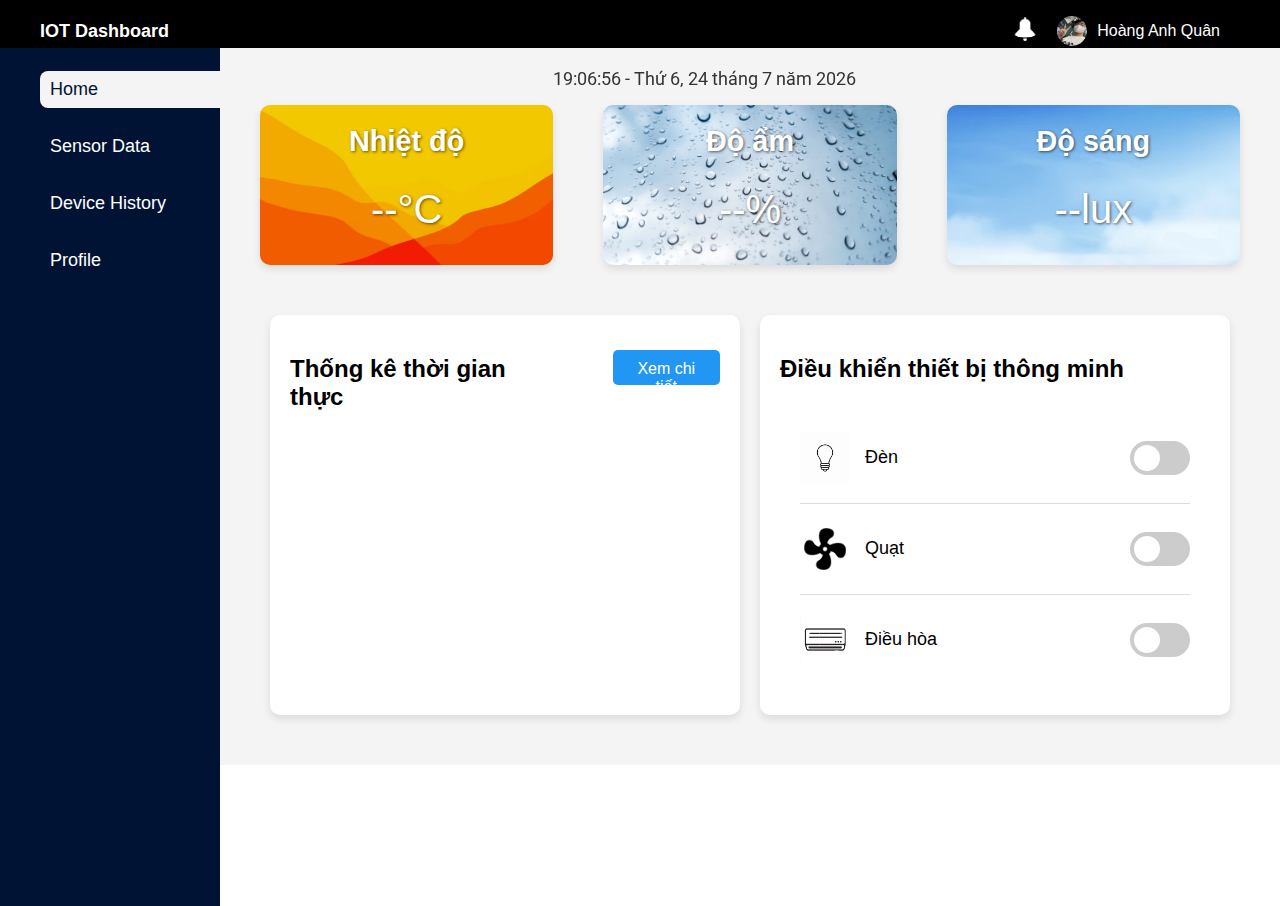
<file: frontend/index.html>
<!DOCTYPE html>
<html lang="vi">

<head>
    <meta charset="UTF-8">
    <meta name="viewport" content="width=device-width, initial-scale=1.0">
    <title>IOT Dashboard</title>
    <link rel="stylesheet" href="css/styles.css">
    <link rel="stylesheet" href="css/all.css">
    <link rel="preconnect" href="https://fonts.googleapis.com">
    <link rel="preconnect" href="https://fonts.gstatic.com" crossorigin>
    <script src="js/chart.js"></script>
    <script src="js/index.js" defer></script>
    <script src="js/all.js"></script>
    <link href="https://fonts.googleapis.com/css2?family=Poppins&display=swap" rel="stylesheet">
    <link href="https://fonts.googleapis.com/css2?family=Roboto:wght@400;500;700&display=swap" rel="stylesheet">
</head>

<body>
    <nav>
        <div class="navdiv">
            <h2>IOT Dashboard</h2>
            <!-- Phần bên phải của navbar -->
            <div class="navbar-right">
                <div class="notification">
                    <img src="img/notificationIcon.png" alt="Thông báo" class="notification-icon"
                        onclick="toggleNotifications()">
                    <div id="notificationDropdown" class="notification-dropdown">
                        <!-- Các thông báo sẽ được thêm vào đây qua JavaScript -->
                    </div>
                </div>
                <div class="user-info" onclick="goToProfile()">
                    <img src="img/profileIcon.png" alt="Avatar" class="user-avatar">
                    <span>Hoàng Anh Quân</span>
                </div>
            </div>
        </div>
    </nav>
    <div id="overlay" class="overlay"></div>

    <!-- Cửa sổ chi tiết thông báo -->
    <div id="notificationDetail" class="notification-detail">
        <div class="detail-header">
            <span class="detail-title">Notification Detail</span>
            <button id="closeDetail" class="close-btn">X</button>
        </div>
        <div class="detail-content">
            <p class="detail-timestamp"></p>
            <p class="detail-message"></p>
        </div>
    </div>

    <div class="dashboard">
        <div class="sidebar">
            <ul>
                <li class="active"><a href="index.html">Home</a></li>
                <li><a href="thongKe.html">Sensor Data</a></li>
                <li><a href="lichSu.html">Device History</a></li>
                <li><a href="myProfile.html">Profile</a></li>
            </ul>
        </div>

        <!-- Phần nội dung chính -->
        <div class="content">
            <div class="time-display" id="currentTime"></div>
            <div class="cards">
                <div class="card" id="temperatureCard">
                    <h3>Nhiệt độ</h3>
                    <p id="temperature">--°C</p>
                </div>
                <div class="card" id="humidityCard">
                    <h3>Độ ẩm</h3>
                    <p id="humidity">--%</p>
                </div>
                <div class="card" id="lightCard">
                    <h3>Độ sáng</h3>
                    <p id="light">--lux</p>
                </div>
            </div>
            <div class="side_notification" id="notification">
                <div class="notification__body">
                    <img src="img/bell.svg" alt="Notification Icon" class="notification__icon">
                    <span id="notificationMessage"></span>
                    <img src="img/rocket.svg" alt="Toggle Device" class="toggle-icon" id="toggleIcon"
                        style="cursor: pointer; margin-left: 10px;">
                </div>
                <div class="notification__progress"></div>
            </div>


            <!-- New sections -->
            <div class="bottom-content">
                <div class="bottom-section left-bg">
                    <div class="top_left">
                        <h2>Thống kê thời gian thực</h2>
                        <!-- Nút bấm Xem chi tiết -->
                        <button id="detailButton">Xem chi tiết</button>
                    </div>
                    <canvas id="myChart"></canvas>
                </div>

                <!-- Cửa sổ chi tiết, mặc định ẩn -->
                <div id="detailChartModal" class="detail-chart-modal" style="display: none;">
                    <div class="DetailChart">
                        <div>
                            <h2>Thống kê thời gian thực</h2>
                        </div>
                        <div class="tempChartBox">
                            <canvas id="lineChart" width="400" height="100"></canvas>
                        </div>
                        <div class="dryChartBox">
                            <canvas id="humidityChart" width="400" height="100"></canvas>
                        </div>
                        <div class="lightChartBox">
                            <canvas id="lightChart" width="400" height="100"></canvas>
                        </div>
                        <!-- Nút đóng cửa sổ -->
                        <div class="closeButtonContainer">
                            <button id="closeButton">Đóng</button>
                        </div>
                    </div>
                </div>

                <div class="bottom-section right-bg">
                    <div>
                        <h2>Điều khiển thiết bị thông minh</h2>
                    </div>
                    <div class="deviceControl">
                        <div class="device">
                            <img src="img/lightOff.png" alt="light" class="device-icon" id="light-icon">
                            <span>Đèn</span>
                            <label class="switch">
                                <input type="checkbox" data-device="light" id="light-switch">
                                <span class="slider round"></span>
                            </label>
                        </div>
                        <hr class="divider">
                        <div class="device">
                            <img src="img/fanOff.png" alt="fan" class="device-icon" id="fan-icon">
                            <span>Quạt</span>
                            <label class="switch">
                                <input type="checkbox" data-device="fan" id="fan-switch">
                                <span class="slider round"></span>
                            </label>
                        </div>
                        <hr class="divider">
                        <div class="device">
                            <img src="img/condOff.png" alt="ac" class="device-icon" id="ac-icon">
                            <span>Điều hòa</span>
                            <label class="switch">
                                <input type="checkbox" data-device="ac" id="ac-switch">
                                <span class="slider round"></span>
                            </label>
                        </div>
                    </div>

                </div>

            </div>
        </div>
    </div>
</body>

</html>
</file>
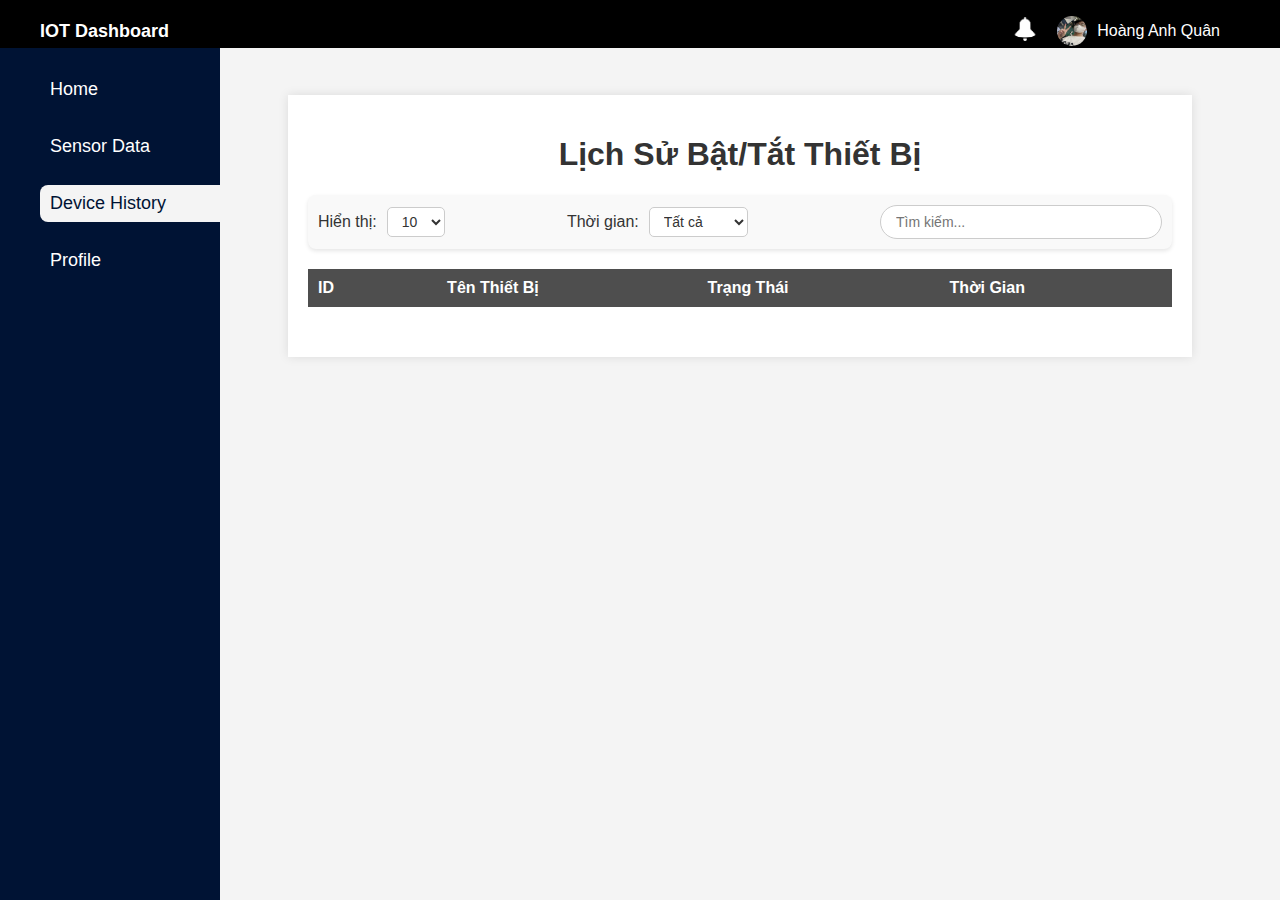
<file: frontend/lichSu.html>
<!DOCTYPE html>
<html lang="vi">

<head>
    <meta charset="UTF-8">
    <meta name="viewport" content="width=device-width, initial-scale=1.0">
    <title>IOT Dashboard - Lịch Sử Thiết Bị</title>
    <link rel="stylesheet" href="css\lichSu.css">
    <link rel="stylesheet" href="css\all.css">
    <script src="js/lichSu.js"></script>
    <script src="js\all.js"></script>
    <script src="https://cdn.socket.io/4.5.2/socket.io.min.js"></script>

</head>

<body>
    <nav>
        <div class="navdiv">
            <h2>IOT Dashboard</h2>
            <!-- Phần bên phải của navbar -->
            <div class="navbar-right">
                <div class="notification">
                    <img src="img/notificationIcon.png" alt="Thông báo" class="notification-icon"
                        onclick="toggleNotifications()">
                    <!-- <span class="badge">99</span> -->
                    <div id="notificationDropdown" class="notification-dropdown">
                        <!-- Các thông báo sẽ được thêm vào đây qua JavaScript -->
                    </div>
                </div>
                <div class="user-info" onclick="goToProfile()">
                    <img src="img/profileIcon.png" alt="Avatar" class="user-avatar">
                    <span>Hoàng Anh Quân</span>
                </div>
            </div>
        </div>
    </nav>

    <div id="overlay" class="overlay"></div>
    <!-- Cửa sổ chi tiết thông báo -->
    <div id="notificationDetail" class="notification-detail">
        <div class="detail-header">
            <span class="detail-title">Notification Detail</span>
            <button id="closeDetail" class="close-btn">X</button>
        </div>
        <div class="detail-content">
            <p class="detail-timestamp"></p>
            <p class="detail-message"></p>
        </div>
    </div>
    <div class="dashboard">
        <div class="sidebar">
            <ul>
                <li><a href="index.html">Home</a></li>
                <li><a href="thongKe.html">Sensor Data</a></li>
                <li class="active"><a href="lichSu.html">Device History</a></li>
                <li><a href="myProfile.html">Profile</a></li>
            </ul>
        </div>
        <div class="container">
            <h1>Lịch Sử Bật/Tắt Thiết Bị</h1>
        
            <div class="table-controls">
                <div class="entries-select">
                    <label for="entriesPerPage">Hiển thị:</label>
                    <select id="entriesPerPage">
                        <option value="5">5</option>
                        <option value="10" selected>10</option>
                        <option value="25">25</option>
                    </select>
                </div>

                <div class="filter-controls">
                    <label for="filterSelect">Thời gian:</label>
                    <select id="filterSelect">
                        <option value="all">Tất cả</option>
                        <option value="today">Hôm nay</option>
                        <option value="7days">7 Ngày</option>
                        <option value="1month">1 Tháng</option>
                        <option value="3months">3 Tháng</option>
                        
                    </select>
                </div>
<!-- 
                <div class="filter-controls"></div>
                    <label for="deviceFilterSelect">Thiết bị:</label>
                    <select id="deviceFilterSelect">
                        <option value="all">Tất cả</option>
                        <option value="fan">Quạt</option>
                        <option value="ac">Điều hòa</option>
                        <option value="light">Đèn</option>
                    </select>
                </div> -->

                
        
                <div class="search-bar">
                    <input type="text" id="searchInput" placeholder="Tìm kiếm..." />
                </div>
            </div>
        
            <table id="dataTable">
                <thead>
                    <tr>
                        <th data-sort="id" class="sortable">ID <span class="sort-arrow asc">▲</span><span class="sort-arrow desc">▼</span></th>
                        <th data-sort="device_name" class="sortable">Tên Thiết Bị <span class="sort-arrow asc">▲</span><span class="sort-arrow desc">▼</span></th>
                        <th data-sort="status" class="sortable">Trạng Thái <span class="sort-arrow asc">▲</span><span class="sort-arrow desc">▼</span></th>
                        <th data-sort="time" class="sortable">Thời Gian <span class="sort-arrow asc">▲</span><span class="sort-arrow desc">▼</span></th>
                    </tr>
                </thead>
                <tbody>
                    <!-- Dữ liệu sẽ được thêm vào đây bằng JavaScript -->
                </tbody>
            </table>
        
            <div id="pagination">
                <!-- Các nút phân trang sẽ được thêm vào đây -->
            </div>
        </div>


    </div>

</body>

</html>
</file>
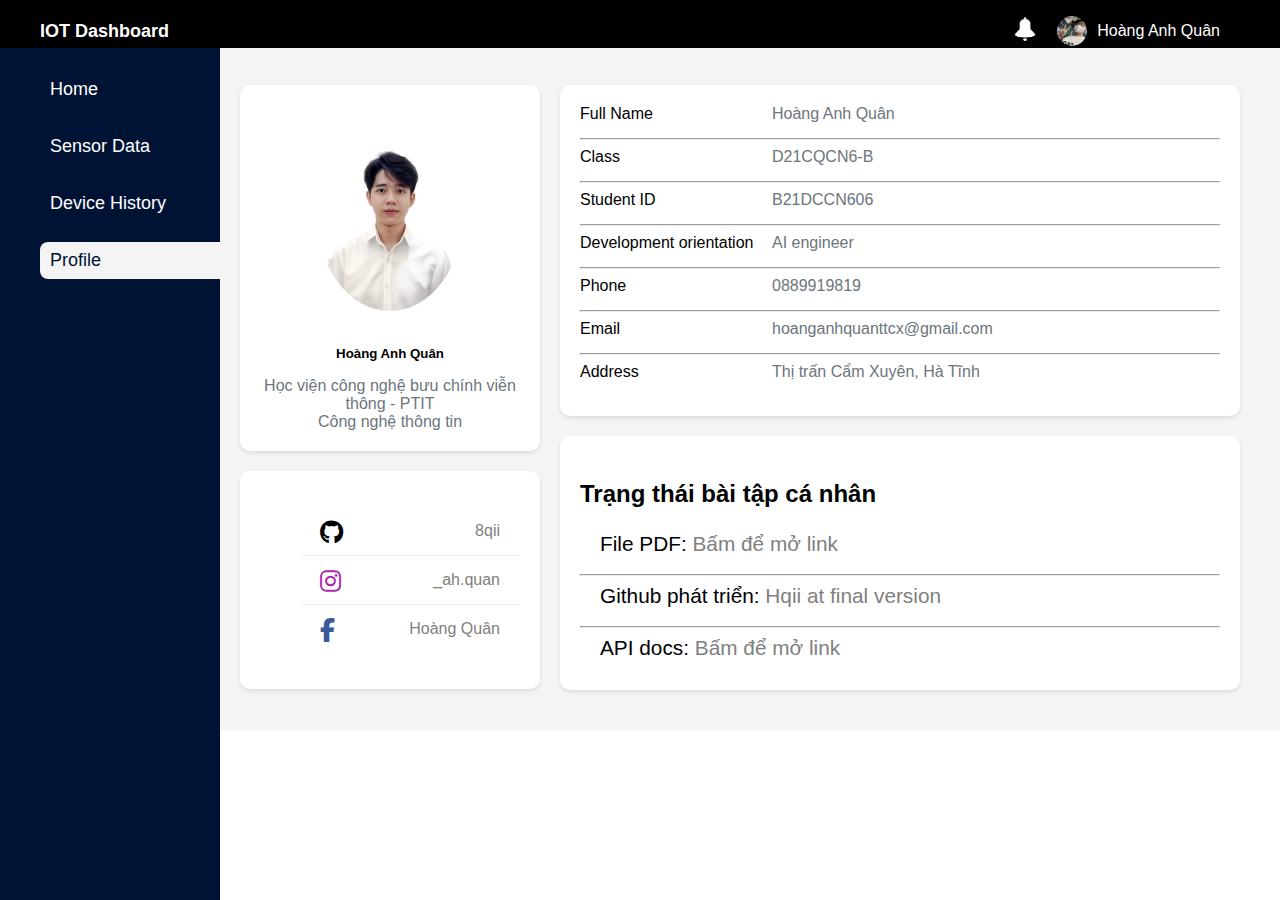
<file: frontend/myProfile.html>
<!DOCTYPE html>
<html lang="vi">

<head>
    <meta charset="UTF-8">
    <meta name="viewport" content="width=device-width, initial-scale=1.0">
    <title>IOT Dashboard</title>
    <link rel="stylesheet" href="css\profile.css">
    <link rel="stylesheet" href="css\all.css">
    <link href="https://cdnjs.cloudflare.com/ajax/libs/font-awesome/6.5.1/css/all.min.css" rel="stylesheet">

    <script src="js/all.js"></script>
    <script src="https://cdn.socket.io/4.5.2/socket.io.min.js"></script>


</head>

<body>
    <nav>
        <div class="navdiv">
            <h2>IOT Dashboard</h2>
            <!-- Phần bên phải của navbar -->
            <div class="navbar-right">
                <div class="notification">
                    <img src="img/notificationIcon.png" alt="Thông báo" class="notification-icon"
                        onclick="toggleNotifications()">
                    <!-- <span class="badge">99</span> -->
                    <div id="notificationDropdown" class="notification-dropdown">
                        <!-- Các thông báo sẽ được thêm vào đây qua JavaScript -->
                    </div>
                </div>
                <div class="user-info" onclick="goToProfile()">
                    <img src="img/profileIcon.png" alt="Avatar" class="user-avatar">
                    <span>Hoàng Anh Quân</span>
                </div>
            </div>
        </div>
    </nav>

    <div id="overlay" class="overlay"></div>
    <!-- Cửa sổ chi tiết thông báo -->
    <div id="notificationDetail" class="notification-detail">
        <div class="detail-header">
            <span class="detail-title">Notification Detail</span>
            <button id="closeDetail" class="close-btn">X</button>
        </div>
        <div class="detail-content">
            <p class="detail-timestamp"></p>
            <p class="detail-message"></p>
        </div>
    </div>
    <div class="dashboard">
        <div class="sidebar">
            <ul>
                <li><a href="index.html">Home</a></li>
                <li><a href="thongKe.html">Sensor Data</a></li>
                <li><a href="lichSu.html">Device History</a></li>
                <li class="active"><a href="myProfile.html">Profile</a></li>
            </ul>
        </div>
        <div class="student-info-container">
            <!-- Cột trái -->
            <div class="left-column">
                <!-- Cột con bên trái 1 -->
                <div class="card mb-4">
                    <div class="card-body text-center">
                        <img src="img/avatar.png" alt="avatar" class="rounded-circle" style="width: 150px;">
                        <h5 class="my-3">Hoàng Anh Quân</h5>
                        <p class="text-muted mb-1">Học viện công nghệ bưu chính viễn thông - PTIT</p>
                        <p class="text-muted mb-4">Công nghệ thông tin</p>
                    </div>
                </div>
                <!-- Cột con bên trái 2 -->
                <div class="card mb-4 mb-lg-0">
                    <div class="card-body p-0">
                        <ul class="list-group list-group-flush rounded-3">
                            <li class="list-group-item d-flex justify-content-between align-items-center p-3">
                                <i class="fab fa-github fa-lg text-body"></i>
                                <a href="https://github.com/8qii" target="_blank">8qii</a>
                            </li>
                            <li class="list-group-item d-flex justify-content-between align-items-center p-3">
                                <i class="fab fa-instagram fa-lg" style="color: #ac2bac;"></i>
                                <a href="https://www.instagram.com/_ah.quan/" target="_blank">_ah.quan</a>
                            </li>
                            <li class="list-group-item d-flex justify-content-between align-items-center p-3">
                                <i class="fab fa-facebook-f fa-lg" style="color: #3b5998;"></i>
                                <a href="https://www.facebook.com/Hqiii38/" target="_blank">Hoàng Quân</a>
                            </li>
                        </ul>
                    </div>
                </div>
            </div>

            <!-- Cột phải -->
            <div class="right-column">
                <!-- Cột con bên phải 1 -->
                <div class="card mb-4">
                    <div class="card-body">
                        <div class="card-body">
                            <div class="row">
                                <div class="col-sm-3">
                                    <p class="mb-0">Full Name</p>
                                </div>
                                <div class="col-sm-9">
                                    <p class="text-muted mb-0">Hoàng Anh Quân</p>
                                </div>
                            </div>
                            <hr>
                            <div class="row">
                                <div class="col-sm-3">
                                    <p class="mb-0">Class</p>
                                </div>
                                <div class="col-sm-9">
                                    <p class="text-muted mb-0">D21CQCN6-B</p>
                                </div>
                            </div>
                            <hr>
                            <div class="row">
                                <div class="col-sm-3">
                                    <p class="mb-0">Student ID</p>
                                </div>
                                <div class="col-sm-9">
                                    <p class="text-muted mb-0">B21DCCN606</p>
                                </div>
                            </div>
                            <hr>
                            <div class="row">
                                <div class="col-sm-3">
                                    <p class="mb-0">Development orientation</p>
                                </div>
                                <div class="col-sm-9">
                                    <p class="text-muted mb-0">AI engineer</p>
                                </div>
                            </div>
                            <hr>
                            <div class="row">
                                <div class="col-sm-3">
                                    <p class="mb-0">Phone</p>
                                </div>
                                <div class="col-sm-9">
                                    <p class="text-muted mb-0">0889919819</p>
                                </div>
                            </div>
                            <hr>
                            <div class="row">
                                <div class="col-sm-3">
                                    <p class="mb-0">Email</p>
                                </div>
                                <div class="col-sm-9">
                                    <p class="text-muted mb-0">hoanganhquanttcx@gmail.com</p>
                                </div>
                            </div>
                            <hr>
                            <div class="row">
                                <div class="col-sm-3">
                                    <p class="mb-0">Address</p>
                                </div>
                                <div class="col-sm-9">
                                    <p class="text-muted mb-0">Thị trấn Cẩm Xuyên, Hà Tĩnh</p>
                                </div>
                            </div>
                        </div>
                        <!-- Các mục khác -->
                    </div>
                </div>
                <!-- Cột con bên phải 2 -->
                <div class="card mb-4 mb-md-0">
                    <div class="card-body">
                        <h3 style="font-size: 1.5rem;">Trạng thái bài tập cá nhân </h2>
                            <p style="margin-left: 20px; font-size: 1.3rem ; padding-bottom: 10px;">File PDF: <a
                                    href="https://github.com/8qii/IOT-web/blob/final2/B%C3%A1o%20C%C3%A1o%20BTL.pdf"
                                    target="_blank">Bấm để mở link</a></p>
                            <hr>
                            <p style="margin-left: 20px; font-size: 1.3rem ; padding-bottom: 10px;">Github phát triển:
                                <a href="https://github.com/8qii/IOT-web/tree/final2" target="_blank">Hqii at final
                                    version</a>
                            </p>
                            <hr>
                            <p style="margin-left: 20px; font-size: 1.3rem ; padding-bottom: 10px;">API docs: <a
                                    href="https://github.com/8qii/IOT-web/blob/final2/API%20document"
                                    target="_blank">Bấm để mở link</a></p>
                    </div>
                </div>
            </div>
        </div>

    </div>

</body>

</html>
</file>
<file: frontend/css/styles.css>
.content {
    flex-grow: 1;
    /* Giúp phần nội dung chiếm toàn bộ không gian còn lại */
    background-color: #f4f4f4;
    padding: 20px;
    overflow-y: auto;
    /* Cho phép cuộn nếu nội dung quá dài */
    /* height: 100vh; */
    /* Đảm bảo chiều cao toàn trang */
    margin-left: 20px;
}

.time-display {
    position: absolute;
    top: 60px;
    left: 55%;
    /* Căn giữa theo chiều ngang */
    transform: translateX(-50%);
    /* Căn giữa chính xác */
    display: flex;
    justify-content: center;
    align-items: center;
    font-size: 18px;
    color: #333;
    font-family: 'Roboto', sans-serif;
    padding: 8px 20px;
}

/* Phần chứa các card */
.cards {
    display: flex;
    /* justify-content: space-evenly; */
    justify-content: center;
    margin-bottom: 20px;
    gap: 50px;
    margin-top: 40px;
    margin-left: 20px;
    margin-right: 20px;
}

/* Định dạng các card */
.card {
    background-color: white;
    border-radius: 10px;
    padding: 20px;
    width: 300px;
    /* Chia đều 3 card với khoảng cách giữa chúng */
    box-shadow: 0 4px 8px rgba(0, 0, 0, 0.1);
    text-align: center;
    height: 120px;
}

/* Tiêu đề của mỗi card */
.card h3 {
    margin-top: 0;
    font-size: 1.8em;
    color: #fff; /* Màu trắng */
    text-shadow: 1px 1px 3px rgba(0, 0, 0, 0.6); /* Tạo bóng chữ để làm nổi bật chữ */
}

/* Dữ liệu trong card */
.card p {
    font-size: 2.5em;
    margin: 10px 0 0;
    color: #fff; /* Màu trắng */
    text-shadow: 1px 1px 3px rgba(0, 0, 0, 0.6); /* Tạo bóng chữ để làm nổi bật chữ */
}

/*--------------------------------------------------------------------------------------------*/

.bottom-content {
    display: flex;
    gap: 20px;
    /* Khoảng cách giữa hai phần */
    padding: 30px;
    height: 400px;
}

/* Định dạng cho mỗi phần */
.left-bg {
    flex: 1;
    width: 10px;
    background-color: white;
    border-radius: 10px;
    padding: 20px;
    box-shadow: 0 4px 8px rgba(0, 0, 0, 0.1);
}


.right-bg {
    flex: 1;
    width: 10px;
    background-color: white;
    border-radius: 10px;
    padding: 20px;
    box-shadow: 0 4px 8px rgba(0, 0, 0, 0.1);
}


.deviceControl {
    flex: 1;
    display: flex;
    flex-direction: column;
    gap: 10px;
    padding: 20px;
    box-sizing: border-box;
    background-color: #ffffff;
}

.device {
    display: flex;
    align-items: center;
    justify-content: space-between;
    padding: 10px 0;
}

.device-icon {
    width: 50px;
    height: 50px;
    margin-right: 15px;
}

.switch {
    position: relative;
    display: inline-block;
    width: 60px;
    height: 34px;
}

.switch input {
    opacity: 0;
    width: 0;
    height: 0;
}

.slider {
    position: absolute;
    cursor: pointer;
    top: 0;
    left: 0;
    right: 0;
    bottom: 0;
    background-color: #ccc;
    transition: background-color .4s;
    /* Chỉ chuyển đổi màu nền */
    border-radius: 34px;
}

.slider:before {
    position: absolute;
    content: "";
    height: 26px;
    width: 26px;
    left: 4px;
    bottom: 4px;
    background-color: white;
    transition: transform .4s;
    /* Chỉ chuyển đổi vị trí nút tròn */
    border-radius: 50%;
}

input:checked+.slider {
    background-color: #2196F3;
}

/* Di chuyển nút tròn khi checked */
input:checked+.slider:before {
    transform: translateX(26px);
}

.device span {
    flex: 1;
    font-size: 18px;
}

.divider {
    border: none;
    border-top: 1px solid #ddd;
    margin: 0;
}

/* ------------------------------------canvas------------------------------------------ */
canvas {
    max-width: 100%;
    height: 400px;
}

/* Modal Container */
.detail-chart-modal {
    position: fixed;
    top: 0;
    left: 0;
    width: 100%;
    height: 100%;
    background-color: rgba(0, 0, 0, 0.5);
    /* Nền mờ */
    display: flex;
    justify-content: center;
    align-items: center;
    z-index: 1000;
    /* Đảm bảo modal nằm trên tất cả các phần tử khác */
}

/* Modal Content */
.DetailChart {
    background-color: #fff;
    padding: 20px;
    border-radius: 8px;
    width: 80%;
    max-width: 600px;
    max-height: 90%;
    /* Đặt chiều cao tối đa để tránh cửa sổ quá lớn */
    overflow-y: auto;
    /* Cho phép cuộn nếu nội dung quá lớn */
    box-shadow: 0 5px 15px rgba(0, 0, 0, 0.3);
    position: relative;
    /* Để đặt chính xác nút đóng */
}

/* Style for Chart Boxes */
.tempChartBox,
.dryChartBox,
.lightChartBox {
    margin-bottom: 20px;
    /* Thêm khoảng cách giữa các biểu đồ */
}

/* Container for the Close Button */
.closeButtonContainer {
    display: flex;
    justify-content: center;
    /* Căn giữa theo chiều ngang */
    margin-top: 20px;
    /* Khoảng cách từ các phần tử phía trên */
}

#closeButton {
    background-color: #2196F3;
    /* Xanh dương nhạt */
    color: #FFFFFF;
    /* Màu chữ trắng */
    border: none;
    border-radius: 5px;
    padding: 10px 20px;
    cursor: pointer;
    font-size: 16px;
    transition: background-color 0.3s ease;
}

#closeButton:hover {
    background-color: #1976D2;
    /* Xanh dương đậm hơn khi hover */
}

#closeButton:focus {
    outline: none;
    /* Loại bỏ viền khi nút được chọn */
}

/* CSS cho các hình ảnh nền của thẻ Nhiệt độ */
.temperature-low {
    background-image: url('../img/cardBg/coolBg.png');
}

.temperature-medium {
    background-image: url('../img/cardBg/warmBg.png');
}

.temperature-high {
    background-image: url('../img/cardBg/hotBg.png');
}

/* CSS cho các hình ảnh nền của thẻ Độ ẩm */
.humidity-low {
    background-image: url('../img/cardBg/lowHumid.png');
}

.humidity-medium {
    background-image: url('../img/cardBg/mediumHumid.png');
}

.humidity-high {
    background-image: url('../img/cardBg/highHumid.png');
}

/* CSS cho các hình ảnh nền của thẻ Độ sáng */
.light-low {
    background-image: url('../img/cardBg/lowLight.png');
}

.light-medium {
    background-image: url('../img/cardBg/mediumLight.png');
}

.light-high {
    background-image: url('../img/cardBg/highLight.png');
}

.card {
    transition: background-image 0.5s ease;
    background-size: cover;
    background-position: center;
}

.top_left {
   display: flex;
}

#detailButton {
    background-color: #2196F3;
    /* Xanh dương nhạt */
    color: #FFFFFF;
    /* Màu chữ trắng */
    border: none;
    border-radius: 5px;
    padding: 10px 20px;
    cursor: pointer;
    font-size: 16px;
    transition: background-color 0.3s ease;
    margin-left: 100px;
    margin-top: 15px;
    height: 35px;
}

#detailButton:hover {
    background-color: #1976D2;
    /* Xanh dương đậm hơn khi hover */
}

#detailButton:focus {
    outline: none;
    /* Loại bỏ viền khi nút được chọn */
}
</file>
<file: frontend/css/all.css>
body {
    margin: 0;
    font-family: Arial, sans-serif;
}

.dashboard {
    margin-left: 200px;
    /* Chừa khoảng trống cho sidebar */
    padding-top: 45px;
    /* Chừa khoảng trống cho navbar */
    display: flex;
}

.sidebar {
    width: 200px;
    background-color: #001334;
    color: white;
    position: fixed;
    top: 45px; /* Đảm bảo rằng sidebar không bị che bởi navbar */
    left: 0;
    height: calc(100% - 45px); /* Đảm bảo sidebar chiếm chiều cao còn lại */
    z-index: 999;
    padding-left: 20px;
    padding-top: 10px;
}


.navdiv {
    position: fixed;
    top: 0;
    width: 100%;
    z-index: 1000;
}

.navdiv h2 {
    margin-top: 0;
    color: white;
    height: 32px;
    margin: 0 0 0 40px;
    font-weight: 600;
    font-size: 18px;
    line-height: 32px;
}

.sidebar ul {
    list-style: none;
    padding-left: 20px;
}

.sidebar ul li {
    margin-bottom: 20px;
    transition: background-color 0.3s ease, color 0.3s ease;
    /* Hiệu ứng chuyển tiếp */
    border-radius: 8px 0 0 8px;
    /* Bo góc chỉ ở phía bên trái */
    padding: 8px 10px;
    /* Thêm khoảng đệm để làm mục đẹp hơn */
}

.sidebar ul li a {
    color: white;
    text-decoration: none;
    font-size: 18px;
    display: block;
    /* Giúp dễ dàng căn chỉnh và áp dụng hiệu ứng */
    width: 100%;
    height: 100%;
}

.sidebar ul li.active {
    background-color: #f4f4f4;
    /* Màu nền cho mục active */
    border-radius: 8px 0 0 8px;
        /* Bo góc chỉ ở phía bên trái */
    /* Bo góc mềm mại */
}

.sidebar ul li.active a {
    color: #001334;
    /* Màu chữ cho liên kết trong mục active */
}

.navdiv {
    background-color: #000000;
    padding-top: 15px;
    padding-bottom: 1px;
    display: flex;
    justify-content: space-between;
    /* Điều chỉnh khoảng cách giữa các phần tử trái và phải */
    align-items: center;
}

.navbar-right {
    display: flex;
    align-items: center;
    margin-right: 40px;
}

.notification {
    position: relative;
    margin-right: 20px;
}

.notification-icon {
    width: 24px;
    height: 24px;
    cursor: pointer;
}

.badge {
    position: absolute;
    top: -10px;
    right: -10px;
    background-color: red;
    color: white;
    border-radius: 50%;
    padding: 5px;
    font-size: 12px;
}

.notification-dropdown {
    display: none;
    position: absolute;
    right: 0;
    background-color: white;
    border: 1px solid #ccc;
    border-radius: 5px;
    box-shadow: 0 2px 10px rgba(0, 0, 0, 0.1);
    z-index: 1000;
    width: 300px;
    max-height: 400px;
    overflow-y: auto;
}

.notification-dropdown p {
    padding: 10px;
    border-bottom: 1px solid #f1f1f1;
    margin: 0;
}

.notification-dropdown p:hover {
    background-color: #f1f1f1;
}

.user-info {
    display: flex;
    align-items: center;
    margin-right: 20px;
}

.user-avatar {
    width: 30px;
    height: 30px;
    border-radius: 50%;
    margin-right: 10px;
}

.version-info {
    font-size: 14px;
    color: white;
}

.profile_name {
    color: white;
}

.user-info {
    display: flex;
    align-items: center;
    margin-right: 20px;
    cursor: pointer;
    /* Thêm dòng này */
}

.user-info span {
    color: white
}

/* CSS cho cửa sổ chi tiết thông báo */
.notification-detail {
    display: none;
    position: fixed;
    top: 50%;
    left: 50%;
    transform: translate(-50%, -50%);
    background-color: #fff;
    border: 1px solid #ddd;
    border-radius: 5px;
    padding: 20px;
    box-shadow: 0 2px 10px rgba(0, 0, 0, 0.1);
    z-index: 1000;
}

.detail-header {
    display: flex;
    justify-content: space-between;
    align-items: center;
    margin-bottom: 10px;
}

.detail-title {
    font-weight: bold;
    font-size: 16px;
}

.close-btn {
    background: none;
    border: none;
    font-size: 16px;
    cursor: pointer;
}

.detail-content p {
    margin: 5px 0;
    margin-top: 40px
}


/* Cửa sổ thông báo */
#notificationDetail {
    display: none;
    position: fixed;
    top: 20%;
    left: 50%;
    transform: translate(-50%, -20%);
    width: 500px;
    height: 150px;
    /* Tăng kích thước cửa sổ */
    background-color: white;
    border: 2px solid #ccc;
    border-radius: 10px;
    padding: 20px;
    z-index: 1000;
    box-shadow: 0px 0px 15px rgba(0, 0, 0, 0.2);
}

/* Nút đóng cửa sổ */
#closeDetail {
    position: absolute;
    top: 10px;
    right: 10px;
    background-color: red;
    color: white;
    border: none;
    padding: 5px 10px;
    cursor: pointer;
    border-radius: 5px;
}

#closeDetail:hover {
    background-color: darkred;
}

/* Nội dung cửa sổ thông báo */
.detail-message {
    font-size: 16px;
    margin-bottom: 10px;
}

.detail-timestamp {
    font-size: 14px;
    color: gray;
}

/* Lớp phủ tối */
.overlay {
    position: fixed;
    top: 0;
    left: 0;
    width: 100%;
    height: 100%;
    background-color: rgba(0, 0, 0, 0.5);
    /* Màu tối với độ mờ */
    display: none;
    /* Ẩn mặc định */
    z-index: 9;
    /* Đặt lớp phủ phía trên nội dung trang */
}

:root {
    --notification-background: #313e2c;
    --notification-primary: #aaec8a;
}



.side_notification {
    position: absolute;
    width: max-content;
    left: 0;
    right: 0;
    bottom: 24px;
    margin-left: auto;
    margin-right: auto;
    border-radius: 6px;
    background-color: var(--notification-background);
    color: var(--notification-primary);
    box-shadow: 0 1px 10px rgba(0, 0, 0, 0.1);
    transform: translateY(30px);
    opacity: 0;
    visibility: hidden;
    animation: fade-in 0.5s forwards;
    /* Thay đổi thời gian và thêm forwards */
}

.notification__icon {
    height: 26px;
    width: 26px;
    margin-right: 4px;
}

.notification__body {
    display: flex;
    flex-direction: row;
    align-items: center;
    padding: 16px 8px;
}

.notification__progress {
    position: absolute;
    left: 4px;
    bottom: 4px;
    width: calc(100% - 8px);
    height: 3px;
    transform: scaleX(0);
    transform-origin: left;
    background: linear-gradient(to right,
            var(--notification-background),
            var(--notification-primary));
    border-radius: inherit;
    animation: progress 2.5s 0.3s linear;
}

@keyframes fade-in {
    5% {
        opacity: 1;
        visibility: visible;
        transform: translateY(0);
    }

    95% {
        opacity: 1;
        transform: translateY(0);
    }
}

@keyframes progress {
    to {
        transform: scaleX(1);
    }
}

.toggle-icon {
    height: 20px;
    /* Đặt chiều cao tùy ý */
    width: 20px;
    /* Đặt chiều rộng tùy ý */
    vertical-align: middle;
    /* Căn giữa với văn bản */
}
</file>
